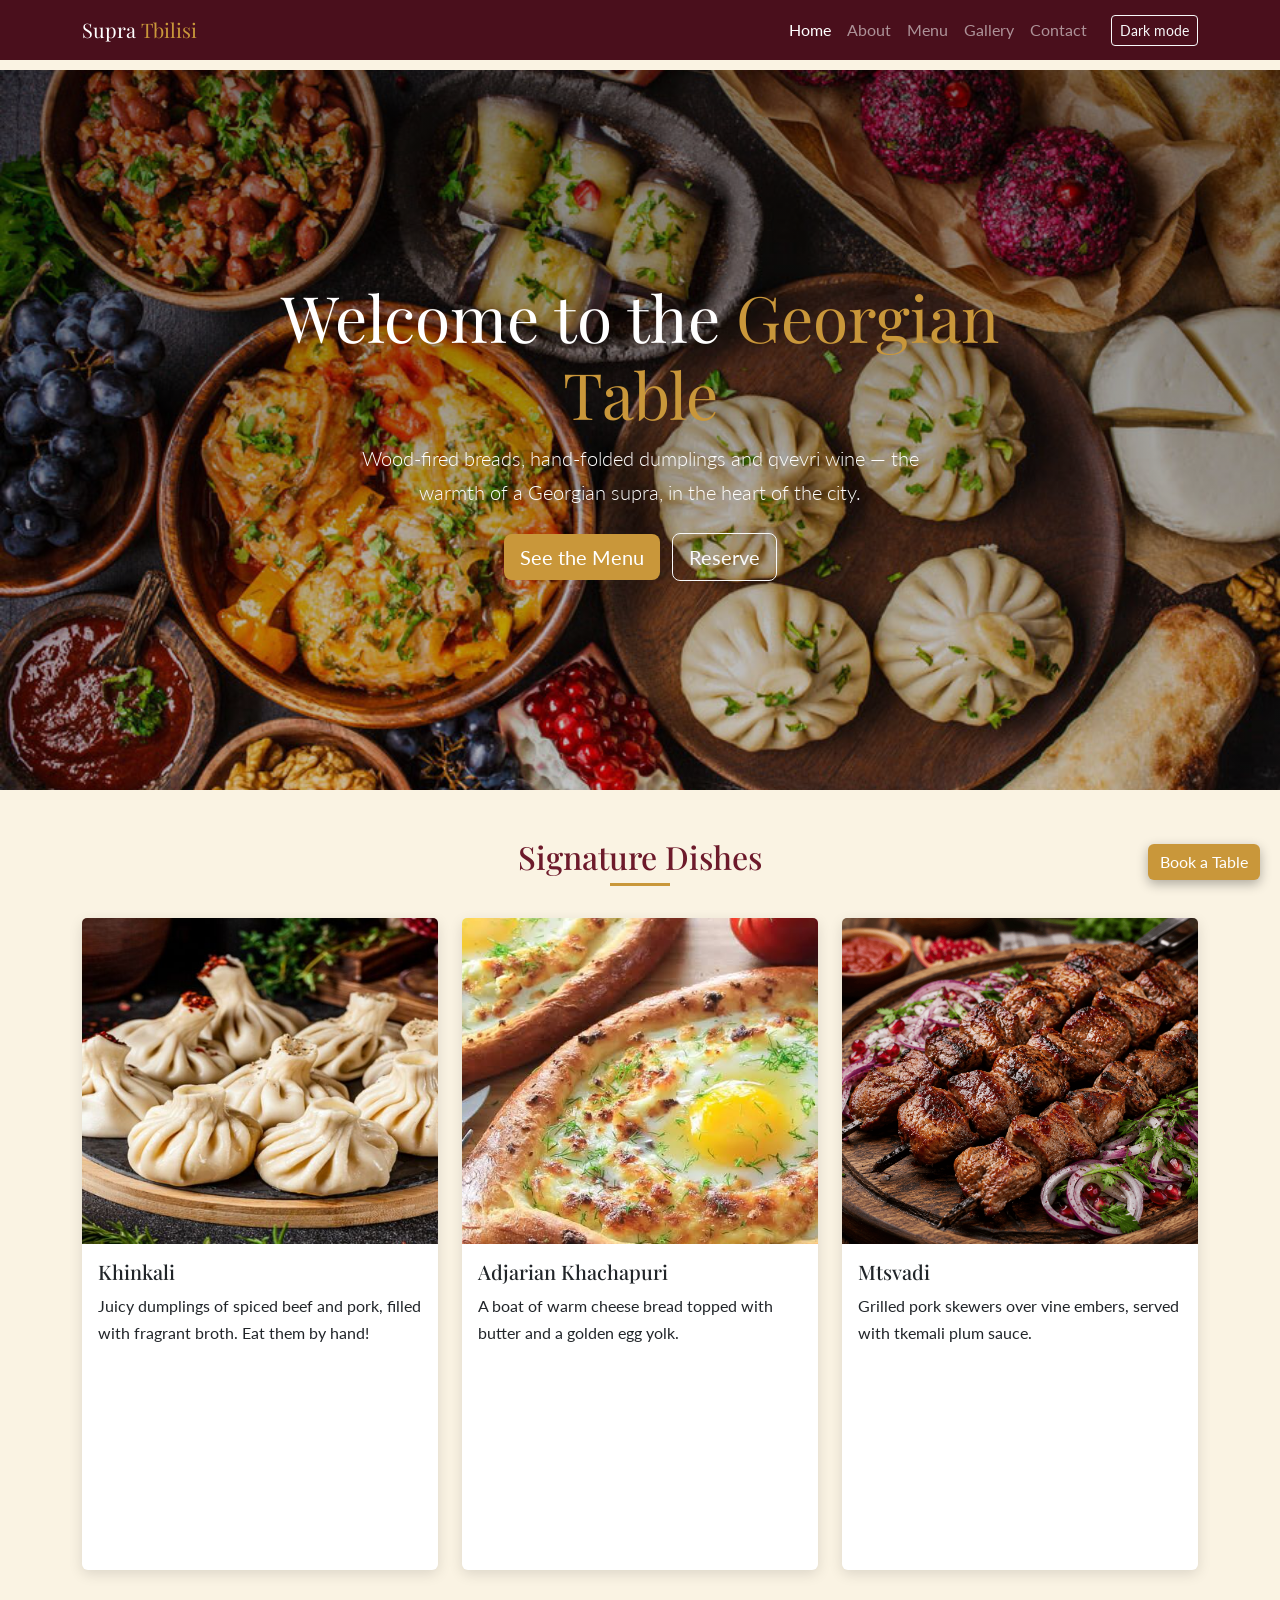
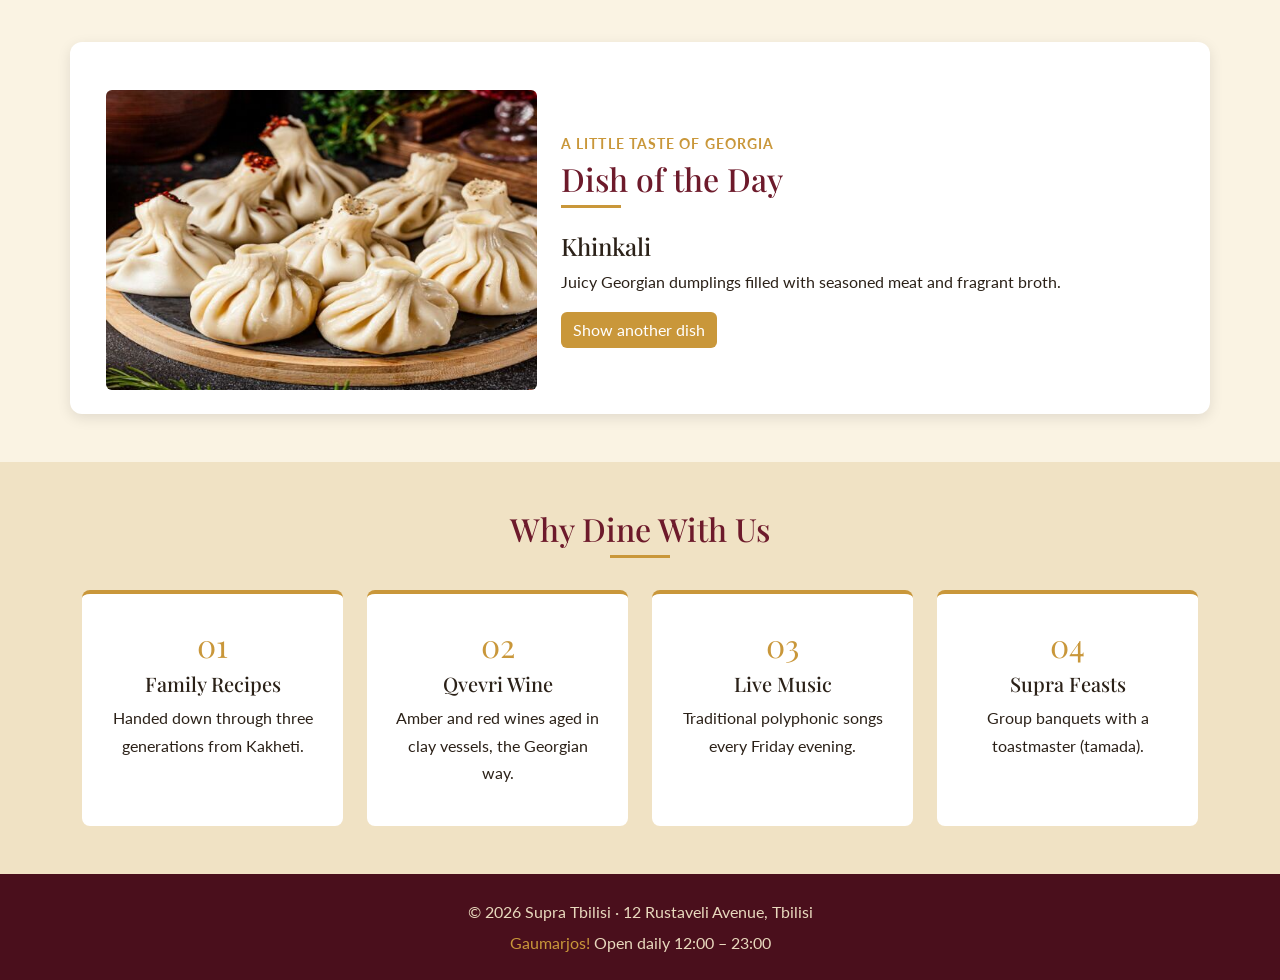
<file: index.html>
<!DOCTYPE html>
<html lang="en">
<head>
  <meta charset="UTF-8">
  <meta name="viewport" content="width=device-width, initial-scale=1">
  <meta name="description" content="Supra Tbilisi - authentic Georgian restaurant">
  <title>Home</title>
  <link href="https://cdn.jsdelivr.net/npm/bootstrap@5.3.3/dist/css/bootstrap.min.css" rel="stylesheet">
  <link href="https://fonts.googleapis.com/css2?family=Playfair+Display:wght@600;700&family=Lato:wght@400;700&display=swap" rel="stylesheet">
  <link href="css/style.css" rel="stylesheet">
</head>
<body>
  <header id="top-header">
    <nav class="navbar navbar-expand-lg navbar-dark">
      <div class="container">
        <a class="navbar-brand" href="index.html">Supra <span class="brand-accent">Tbilisi</span></a>
        <button class="navbar-toggler" type="button" data-bs-toggle="collapse" data-bs-target="#mainNav" aria-controls="mainNav" aria-expanded="false" aria-label="Toggle navigation">
          <span class="navbar-toggler-icon"></span>
        </button>
        <div class="collapse navbar-collapse" id="mainNav">
          <ul class="navbar-nav ms-auto">
          <li class="nav-item"><a class="nav-link active" href="index.html">Home</a></li>
          <li class="nav-item"><a class="nav-link" href="about.html">About</a></li>
          <li class="nav-item"><a class="nav-link" href="menu.html">Menu</a></li>
          <li class="nav-item"><a class="nav-link" href="gallery.html">Gallery</a></li>
          <li class="nav-item"><a class="nav-link" href="contact.html">Contact</a></li>
          </ul>
          <button type="button" id="theme-toggle" class="btn btn-sm btn-outline-light theme-toggle ms-lg-3" aria-label="Switch to dark mode">Dark mode</button>
        </div>
      </div>
    </nav>
  </header>

  <main>
    <section id="hero" class="text-center text-white">

      <div class="hero-overlay">
        <h1 class="display-3">Welcome to the <span class="brand-accent">Georgian Table</span></h1>
        <p class="lead mx-auto">Wood-fired breads, hand-folded dumplings and qvevri wine &mdash; the warmth of a Georgian supra, in the heart of the city.</p>
        <a href="menu.html" class="btn btn-gold btn-lg me-2">See the Menu</a>
        <a href="contact.html" class="btn btn-outline-light btn-lg">Reserve</a>
      </div>
    </section>

    <section class="container py-5">
      <h2 class="section-title text-center mb-4">Signature Dishes</h2>
      <div class="row g-4">
        <div class="col-12 col-md-4">
          <article class="card dish-card h-100">
            <img src="images/khinkalimid.jpg" class="card-img-top object-fit-cover h-50" alt="Khinkali">
            <div class="card-body">
              <h3 class="h5">Khinkali</h3>
              <p class="mb-0">Juicy dumplings of spiced beef and pork, filled with fragrant broth. Eat them by hand!</p>
            </div>
          </article>
        </div>
        <div class="col-12 col-md-4">
          <article class="card dish-card h-100">
            <img src="images/khachapurimid.jpg" class="card-img-top object-fit-cover h-50" alt="Adjarian Khachapuri">
            <div class="card-body">
              <h3 class="h5">Adjarian Khachapuri</h3>
              <p class="mb-0">A boat of warm cheese bread topped with butter and a golden egg yolk.</p>
            </div>
          </article>
        </div>
        <div class="col-12 col-md-4">
          <article class="card dish-card h-100">
            <img src="images/mtsvadimid.png" class="card-img-top object-fit-cover h-50" alt="Mtsvadi">
            <div class="card-body">
              <h3 class="h5">Mtsvadi</h3>
              <p class="mb-0">Grilled pork skewers over vine embers, served with tkemali plum sauce.</p>
            </div>
          </article>
        </div>
      </div>
    </section>

    <section id="daily-special" class="container py-5">
      <div class="row align-items-center g-4 daily-special-card">
        <div class="col-12 col-md-5">
          <img id="special-image" src="images/khinkalimid.jpg" class="img-fluid rounded" alt="Khinkali, today's special">
        </div>
        <div class="col-12 col-md-7">
          <p class="special-kicker mb-1">A little taste of Georgia</p>
          <h2 class="section-title">Dish of the Day</h2>
          <h3 id="special-name" class="h4 mt-3">Khinkali</h3>
          <p id="special-description" aria-live="polite">Juicy Georgian dumplings filled with seasoned meat and fragrant broth.</p>
          <button type="button" id="next-special" class="btn btn-gold">Show another dish</button>
        </div>
      </div>
    </section>

    <section class="features-band py-5">
      <div class="container">
        <h2 class="section-title text-center mb-4">Why Dine With Us</h2>
        <div class="features-grid">
          <div class="feature"><span class="feature-num">01</span><h3 class="h5">Family Recipes</h3><p>Handed down through three generations from Kakheti.</p></div>
          <div class="feature"><span class="feature-num">02</span><h3 class="h5">Qvevri Wine</h3><p>Amber and red wines aged in clay vessels, the Georgian way.</p></div>
          <div class="feature"><span class="feature-num">03</span><h3 class="h5">Live Music</h3><p>Traditional polyphonic songs every Friday evening.</p></div>
          <div class="feature"><span class="feature-num">04</span><h3 class="h5">Supra Feasts</h3><p>Group banquets with a toastmaster (tamada).</p></div>
        </div>
      </div>
    </section>
  </main>

  <footer id="site-footer" class="text-center py-4">
    <div class="container">
      <p class="mb-1">&copy; 2026 Supra Tbilisi &middot; 12 Rustaveli Avenue, Tbilisi</p>
      <p class="mb-0"><span class="brand-accent">Gaumarjos!</span> Open daily 12:00 &ndash; 23:00</p>
    </div>
  </footer>

  <a href="contact.html" class="book-fab btn btn-gold">Book a Table</a>
  <script src="js/main.js" defer></script>
  <script src="https://code.jquery.com/jquery-3.7.1.min.js"></script>
  <script src="https://cdn.jsdelivr.net/npm/bootstrap@5.3.3/dist/js/bootstrap.bundle.min.js"></script>
</body>
</html>
</file>
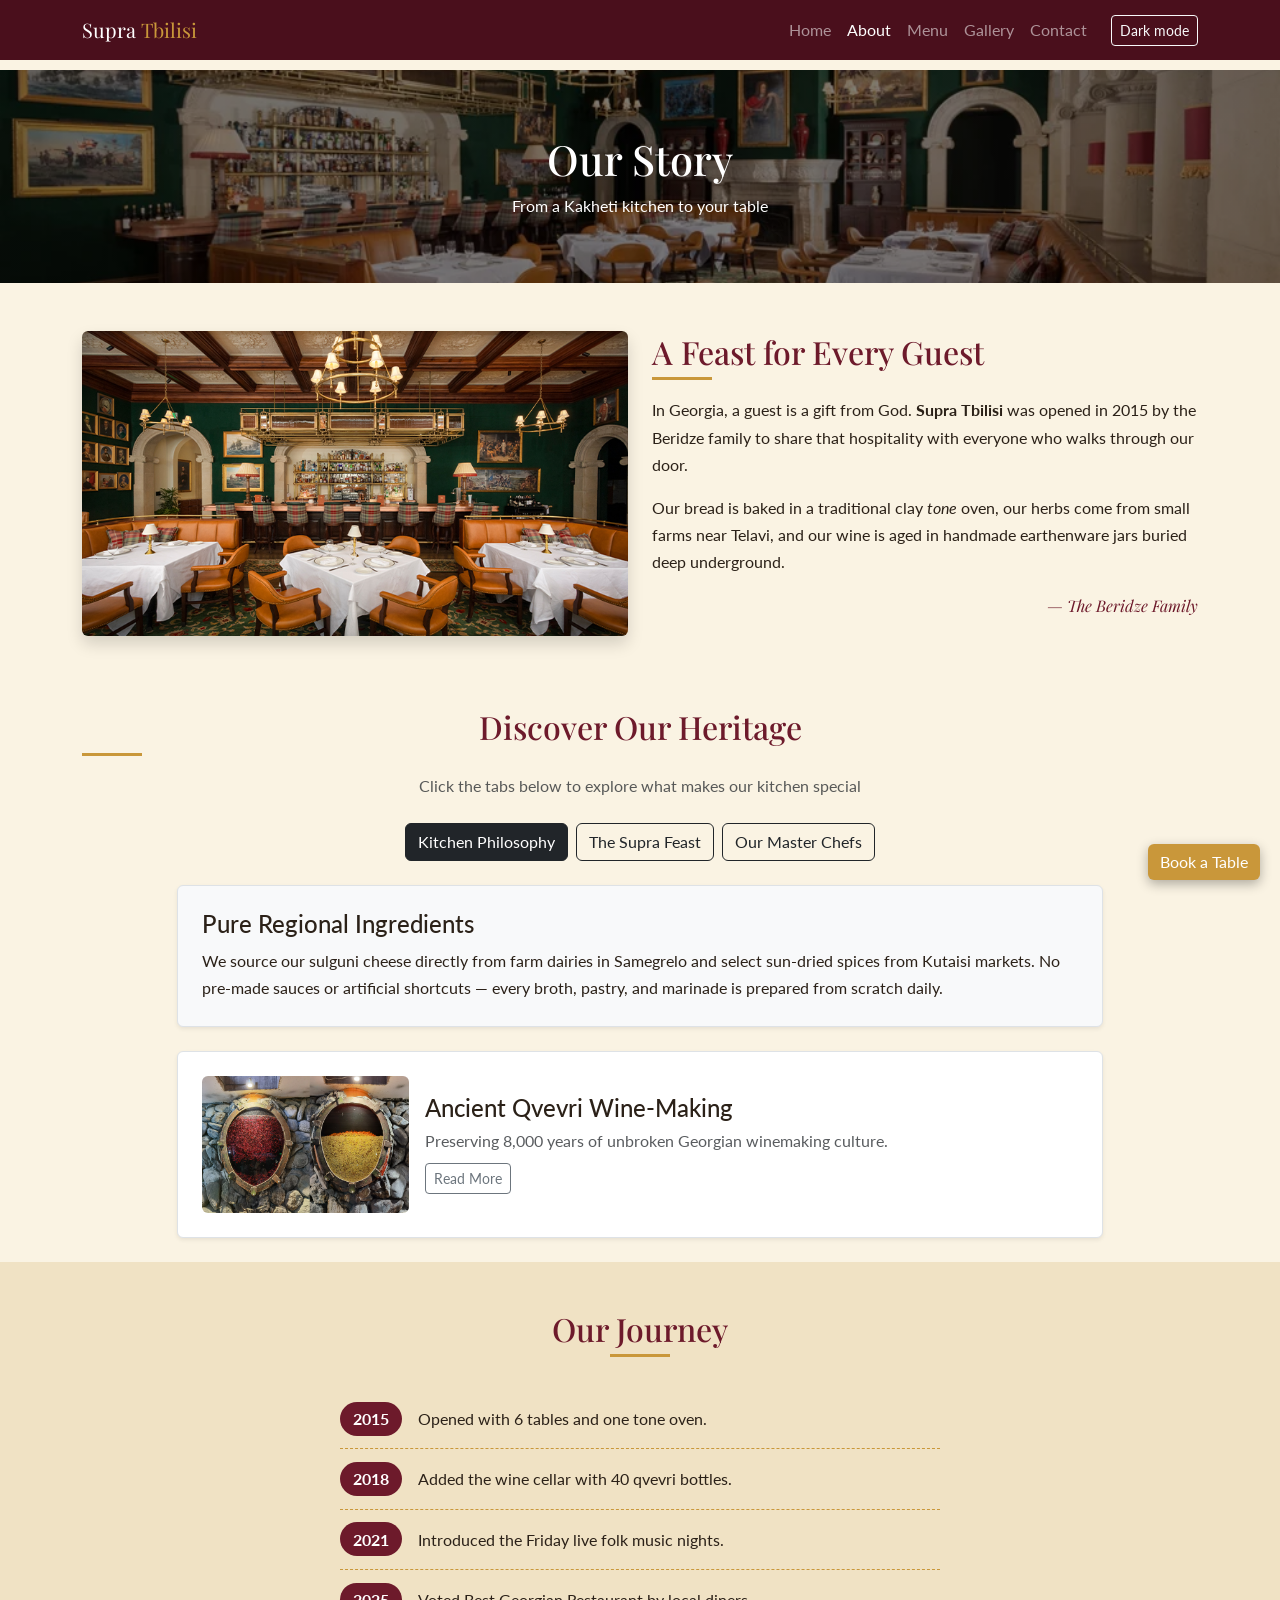
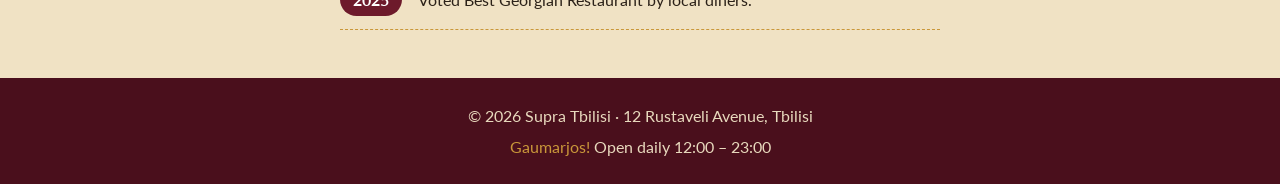
<file: about.html>
<!DOCTYPE html>
<html lang="en">
<head>
  <meta charset="UTF-8">
  <meta name="viewport" content="width=device-width, initial-scale=1">
  <meta name="description" content="Supra Tbilisi - authentic Georgian restaurant">
  <title>About Us | Supra Tbilisi</title>
  <link href="https://cdn.jsdelivr.net/npm/bootstrap@5.3.3/dist/css/bootstrap.min.css" rel="stylesheet">
  <link href="https://fonts.googleapis.com/css2?family=Playfair+Display:wght@600;700&family=Lato:wght@400;700&display=swap" rel="stylesheet">
  <link href="css/style.css" rel="stylesheet">
  <script src="https://code.jquery.com/jquery-3.7.1.min.js"></script>
  <script src="js/jquery-features.js"></script>
  <script src="js/main.js"></script>
  <script src="https://cdn.jsdelivr.net/npm/bootstrap@5.3.3/dist/js/bootstrap.bundle.min.js"></script>
</head>
<body>
  <header id="top-header">
    <nav class="navbar navbar-expand-lg navbar-dark">
      <div class="container">
        <a class="navbar-brand" href="index.html">Supra <span class="brand-accent">Tbilisi</span></a>
        <button class="navbar-toggler" type="button" data-bs-toggle="collapse" data-bs-target="#mainNav" aria-controls="mainNav" aria-expanded="false" aria-label="Toggle navigation">
          <span class="navbar-toggler-icon"></span>
        </button>
        <div class="collapse navbar-collapse" id="mainNav">
          <ul class="navbar-nav ms-auto">
            <li class="nav-item"><a class="nav-link" href="index.html">Home</a></li>
            <li class="nav-item"><a class="nav-link active" href="about.html">About</a></li>
            <li class="nav-item"><a class="nav-link" href="menu.html">Menu</a></li>
            <li class="nav-item"><a class="nav-link" href="gallery.html">Gallery</a></li>
            <li class="nav-item"><a class="nav-link" href="contact.html">Contact</a></li>
          </ul>
          <button type="button" id="theme-toggle" class="btn btn-sm btn-outline-light theme-toggle ms-lg-3" aria-label="Switch to dark mode">Dark mode</button>
        </div>
      </div>
    </nav>
  </header>

  <main>

    <section class="page-banner text-center text-white">
      <h1>Our Story</h1>
      <p class="mb-0">From a Kakheti kitchen to your table</p>
    </section>


    <section class="container py-5">
      <div class="row align-items-center g-4">
        <div class="col-12 col-lg-6">
          <img src="images/dininghallmid.jpg" class="img-fluid rounded shadow" alt="Dining hall of Supra Tbilisi">
        </div>
        <div class="col-12 col-lg-6">
          <h2 class="section-title">A Feast for Every Guest</h2>
          <p>In Georgia, a guest is a gift from God. <strong>Supra Tbilisi</strong> was opened in 2015 by the Beridze family to share that hospitality with everyone who walks through our door.</p>
          <p>Our bread is baked in a traditional clay <em>tone</em> oven, our herbs come from small farms near Telavi, and our wine is aged in handmade earthenware jars buried deep underground.</p>
          <p class="text-end"><span class="signature">&mdash; The Beridze Family</span></p>
        </div>
      </div>
    </section>

    <section class="container py-4">
      <div class="text-center mb-4">
        <h2 class="section-title">Discover Our Heritage</h2>
        <p class="text-muted">Click the tabs below to explore what makes our kitchen special</p>
      </div>

      <div class="d-flex justify-content-center gap-2 mb-4">
        <button class="btn btn-dark tab-btn" data-target="tab-philosophy">Kitchen Philosophy</button>
        <button class="btn btn-outline-dark tab-btn" data-target="tab-traditions">The Supra Feast</button>
        <button class="btn btn-outline-dark tab-btn" data-target="tab-chefs">Our Master Chefs</button>
      </div>

      <div class="row justify-content-center">
        <div class="col-lg-10">
          <div id="tab-philosophy" class="tab-content-box p-4 border rounded shadow-sm bg-light">
            <h4 class="mb-2">Pure Regional Ingredients</h4>
            <p class="mb-0">We source our sulguni cheese directly from farm dairies in Samegrelo and select sun-dried spices from Kutaisi markets. No pre-made sauces or artificial shortcuts — every broth, pastry, and marinade is prepared from scratch daily.</p>
          </div>

          <div id="tab-traditions" class="tab-content-box p-4 border rounded shadow-sm bg-light" style="display: none;">
            <h4 class="mb-2">The Art of the Tamada</h4>
            <p class="mb-0">A true Georgian meal is never rushed. A traditional Supra is guided by the Tamada, who delivers heartfelt toasts uniting generations, friends, and travelers around shared plates of warmth and music.</p>
          </div>

          <div id="tab-chefs" class="tab-content-box p-4 border rounded shadow-sm bg-light" style="display: none;">
            <h4 class="mb-2">Decades of Culinary Mastery</h4>
            <p class="mb-0">Our culinary team is led by Chef Giorgi, bringing over 20 years of experience in regional Georgian cooking. From precisely folding 19 pleats on each Khinkali to searing Mtsvadi over grapevine embers, authenticity is our craft.</p>
          </div>
        </div>
      </div>

      <div class="row justify-content-center mt-4">
        <div class="col-lg-10">
          <div class="p-4 border rounded shadow-sm bg-white">
            <div class="row align-items-center g-3">
              <div class="col-md-3 text-center">
                <img src="images/qvevrimid.jpg" class="img-fluid rounded" alt="Georgian Qvevri Vessel" style="max-height: 140px; object-fit: cover;">
              </div>
              <div class="col-md-9">
                <h4 class="mb-1">Ancient Qvevri Wine-Making</h4>
                <p class="text-muted mb-2">Preserving 8,000 years of unbroken Georgian winemaking culture.</p>
                <button id="toggle-qvevri-btn" class="btn btn-sm btn-outline-secondary">Read More</button>
                <div id="qvevri-more-text" class="mt-3 text-muted" style="display: none;">
                  <p class="mb-0">Georgian traditional Qvevri winemaking is recognized by UNESCO as Intangible Cultural Heritage. The wine ferments and matures naturally inside large egg-shaped clay jars buried underground, yielding its signature amber tone and earthy complexity.</p>
                </div>
              </div>
            </div>
          </div>
        </div>
      </div>
    </section>

  
    <section class="features-band py-5">
      <div class="container">
        <h2 class="section-title text-center mb-4">Our Journey</h2>
        <ol class="timeline">
          <li><span class="year">2015</span> Opened with 6 tables and one tone oven.</li>
          <li><span class="year">2018</span> Added the wine cellar with 40 qvevri bottles.</li>
          <li><span class="year">2021</span> Introduced the Friday live folk music nights.</li>
          <li><span class="year">2025</span> Voted Best Georgian Restaurant by local diners.</li>
        </ol>
      </div>
    </section>
  </main>

  <footer id="site-footer" class="text-center py-4">
    <div class="container">
      <p class="mb-1">&copy; 2026 Supra Tbilisi &middot; 12 Rustaveli Avenue, Tbilisi</p>
      <p class="mb-0"><span class="brand-accent">Gaumarjos!</span> Open daily 12:00 &ndash; 23:00</p>
    </div>
  </footer>

  <a href="contact.html" class="book-fab btn btn-gold">Book a Table</a>

</body>
</html>
</file>
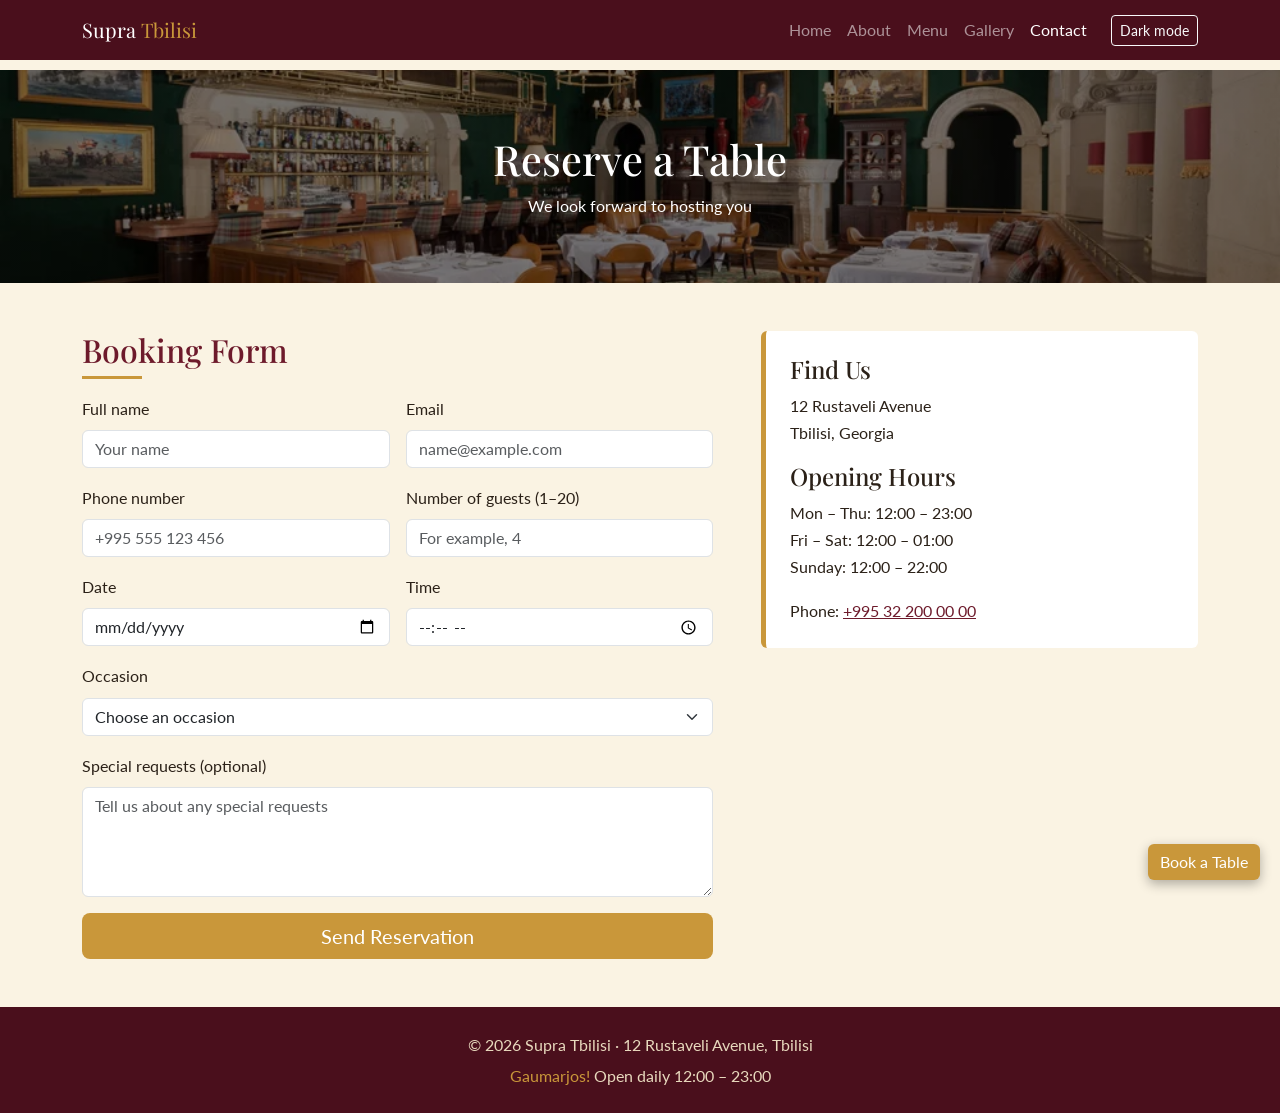
<file: contact.html>
<!DOCTYPE html>
<html lang="en">
<head>
  <meta charset="UTF-8">
  <meta name="viewport" content="width=device-width, initial-scale=1">
  <meta name="description" content="Supra Tbilisi - authentic Georgian restaurant">
  <title>Contact</title>
  <link href="https://cdn.jsdelivr.net/npm/bootstrap@5.3.3/dist/css/bootstrap.min.css" rel="stylesheet">
  <link href="https://fonts.googleapis.com/css2?family=Playfair+Display:wght@600;700&family=Lato:wght@400;700&display=swap" rel="stylesheet">
  <link href="css/style.css" rel="stylesheet">
</head>
<body>
  <header id="top-header">
    <nav class="navbar navbar-expand-lg navbar-dark">
      <div class="container">
        <a class="navbar-brand" href="index.html">Supra <span class="brand-accent">Tbilisi</span></a>
        <button class="navbar-toggler" type="button" data-bs-toggle="collapse" data-bs-target="#mainNav" aria-controls="mainNav" aria-expanded="false" aria-label="Toggle navigation">
          <span class="navbar-toggler-icon"></span>
        </button>
        <div class="collapse navbar-collapse" id="mainNav">
          <ul class="navbar-nav ms-auto">
          <li class="nav-item"><a class="nav-link" href="index.html">Home</a></li>
          <li class="nav-item"><a class="nav-link" href="about.html">About</a></li>
          <li class="nav-item"><a class="nav-link" href="menu.html">Menu</a></li>
          <li class="nav-item"><a class="nav-link" href="gallery.html">Gallery</a></li>
          <li class="nav-item"><a class="nav-link active" href="contact.html">Contact</a></li>
          </ul>
          <button type="button" id="theme-toggle" class="btn btn-sm btn-outline-light theme-toggle ms-lg-3" aria-label="Switch to dark mode">Dark mode</button>
        </div>
      </div>
    </nav>
  </header>

  <main>
    <section class="page-banner text-center text-white">
      <h1>Reserve a Table</h1>
      <p class="mb-0">We look forward to hosting you</p>
    </section>

    <section class="container py-5">
      <div class="row g-5">
        <div class="col-12 col-lg-7">
          <h2 class="section-title">Booking Form</h2>
          <form id="booking-form" action="#" method="post" novalidate>
            <div class="row g-3">
              <div class="col-12 col-md-6">
                <label for="name" class="form-label">Full name</label>
                <input type="text" class="form-control" id="name" name="name" data-validate="true" autocomplete="name" placeholder="Your name">
              </div>
              <div class="col-12 col-md-6">
                <label for="email" class="form-label">Email</label>
                <input type="email" class="form-control" id="email" name="email" data-validate="true" autocomplete="email" placeholder="name@example.com">
              </div>
              <div class="col-12 col-md-6">
                <label for="phone" class="form-label">Phone number</label>
                <input type="tel" class="form-control" id="phone" name="phone" data-validate="true" autocomplete="tel" placeholder="+995 555 123 456">
              </div>
              <div class="col-12 col-md-6">
                <label for="guests" class="form-label">Number of guests (1–20)</label>
                <input type="number" class="form-control" id="guests" name="guests" data-validate="true" min="1" max="20" step="1" inputmode="numeric" placeholder="For example, 4">
              </div>
              <div class="col-12 col-md-6">
                <label for="date" class="form-label">Date</label>
                <input type="date" class="form-control" id="date" name="date" data-validate="true">
              </div>
              <div class="col-12 col-md-6">
                <label for="time" class="form-label">Time</label>
                <input type="time" class="form-control" id="time" name="time" data-validate="true">
              </div>
              <div class="col-12">
                <label for="occasion" class="form-label">Occasion</label>
                <select class="form-select" id="occasion" name="occasion" data-validate="true">
                  <option value="">Choose an occasion</option>
                  <option value="Family dinner">Family dinner</option>
                  <option value="Birthday">Birthday</option>
                  <option value="Business meeting">Business meeting</option>
                  <option value="Special celebration">Special celebration</option>
                  <option value="Other">Other</option>
                </select>
              </div>
              <div class="col-12">
                <label for="message" class="form-label">Special requests (optional)</label>
                <textarea class="form-control" id="message" name="message" rows="4" placeholder="Tell us about any special requests"></textarea>
              </div>
              <div class="col-12">
                <button type="submit" class="btn btn-gold btn-lg w-100">Send Reservation</button>
              </div>
            </div>
            <div id="booking-success" class="success-message d-none mt-3" role="status" aria-live="polite"></div>
          </form>
        </div>

        <aside class="col-12 col-lg-5">
          <div id="info-box">
            <h2 class="h4">Find Us</h2>
            <address class="mb-3">12 Rustaveli Avenue<br>Tbilisi, Georgia</address>
            <h2 class="h4">Opening Hours</h2>
            <ul class="list-unstyled">
              <li>Mon &ndash; Thu: 12:00 &ndash; 23:00</li>
              <li>Fri &ndash; Sat: 12:00 &ndash; 01:00</li>
              <li>Sunday: 12:00 &ndash; 22:00</li>
            </ul>
            <p class="mb-0">Phone: <a href="tel:+995322000000">+995 32 200 00 00</a></p>
          </div>
        </aside>
      </div>
    </section>
  </main>

  <footer id="site-footer" class="text-center py-4">
    <div class="container">
      <p class="mb-1">&copy; 2026 Supra Tbilisi &middot; 12 Rustaveli Avenue, Tbilisi</p>
      <p class="mb-0"><span class="brand-accent">Gaumarjos!</span> Open daily 12:00 &ndash; 23:00</p>
    </div>
  </footer>

  <a href="contact.html" class="book-fab btn btn-gold">Book a Table</a>

  <script src="https://code.jquery.com/jquery-3.7.1.min.js"></script>
  <script src="https://cdn.jsdelivr.net/npm/bootstrap@5.3.3/dist/js/bootstrap.bundle.min.js"></script>
  <script src="js/main.js" defer></script>
  <script src="js/validation.js" defer></script>
</body>
</html>
</file>
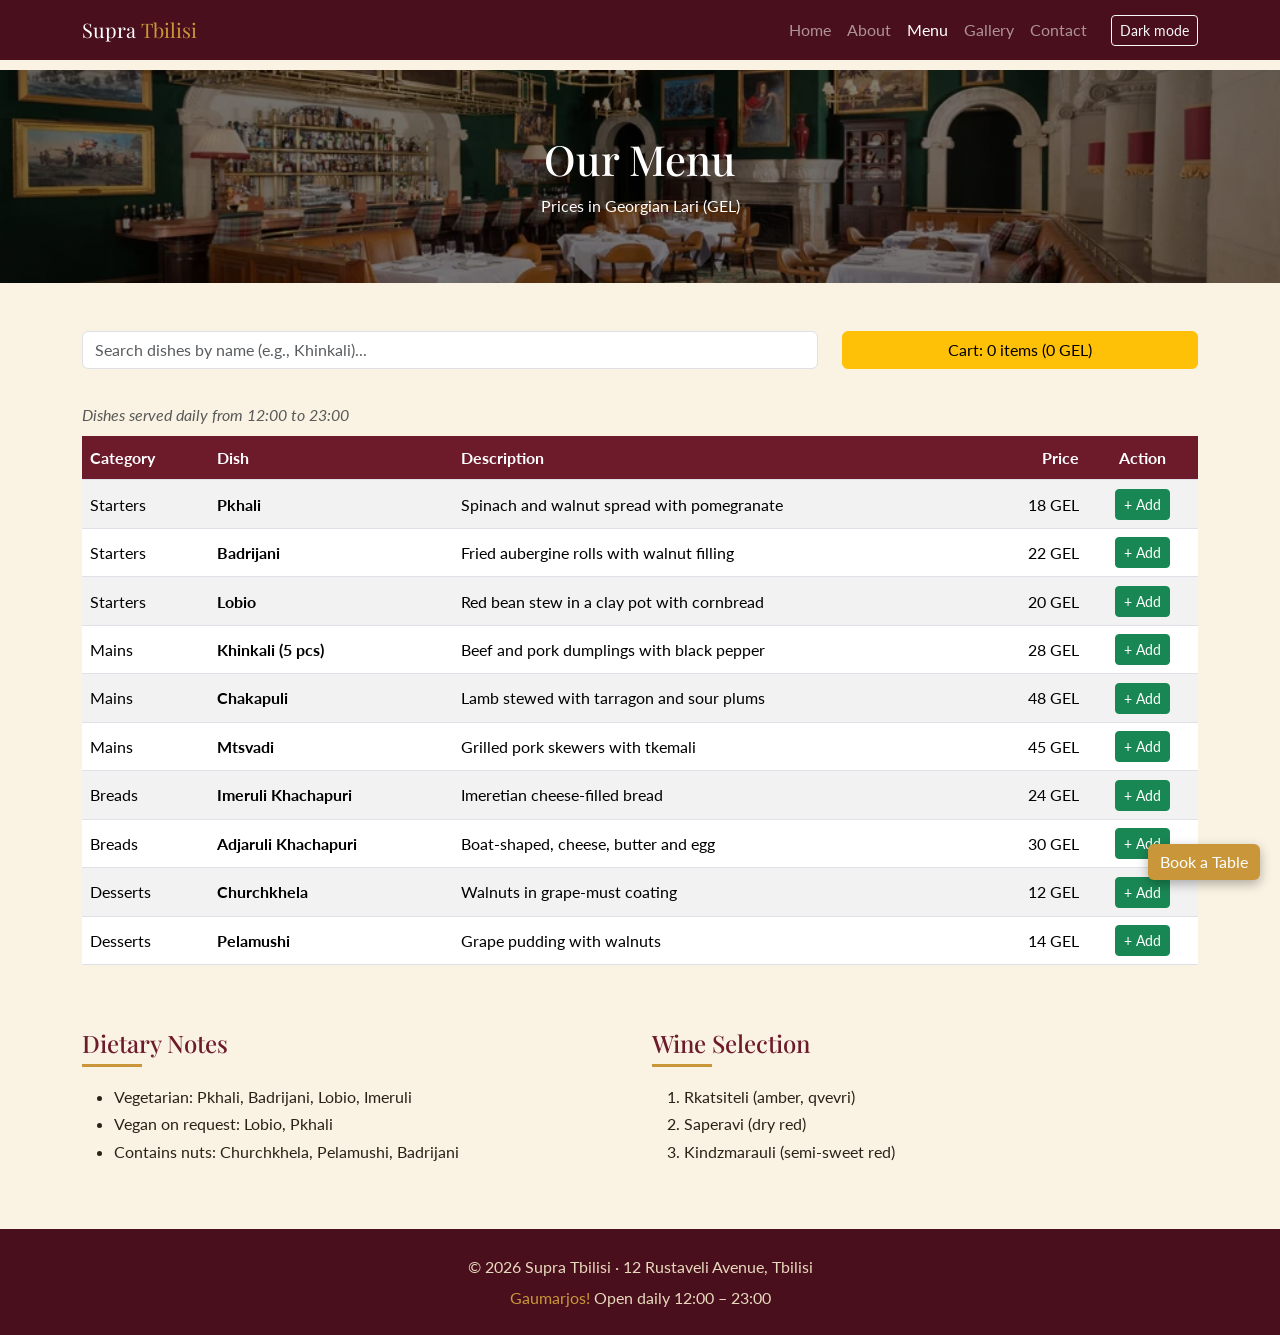
<file: menu.html>
<!DOCTYPE html>
<html lang="en">
<head>
  <meta charset="UTF-8">
  <meta name="viewport" content="width=device-width, initial-scale=1">
  <meta name="description" content="Supra Tbilisi - authentic Georgian restaurant">
  <title>Menu</title>
  <link href="https://cdn.jsdelivr.net/npm/bootstrap@5.3.3/dist/css/bootstrap.min.css" rel="stylesheet">
  <link href="https://fonts.googleapis.com/css2?family=Playfair+Display:wght@600;700&family=Lato:wght@400;700&display=swap" rel="stylesheet">
  <link href="css/style.css" rel="stylesheet">
</head>
<body>
  <header id="top-header">
    <nav class="navbar navbar-expand-lg navbar-dark">
      <div class="container">
        <a class="navbar-brand" href="index.html">Supra <span class="brand-accent">Tbilisi</span></a>
        <button class="navbar-toggler" type="button" data-bs-toggle="collapse" data-bs-target="#mainNav" aria-controls="mainNav" aria-expanded="false" aria-label="Toggle navigation">
          <span class="navbar-toggler-icon"></span>
        </button>
        <div class="collapse navbar-collapse" id="mainNav">
          <ul class="navbar-nav ms-auto">
          <li class="nav-item"><a class="nav-link" href="index.html">Home</a></li>
          <li class="nav-item"><a class="nav-link" href="about.html">About</a></li>
          <li class="nav-item"><a class="nav-link active" href="menu.html">Menu</a></li>
          <li class="nav-item"><a class="nav-link" href="gallery.html">Gallery</a></li>
          <li class="nav-item"><a class="nav-link" href="contact.html">Contact</a></li>
          </ul>
          <button type="button" id="theme-toggle" class="btn btn-sm btn-outline-light theme-toggle ms-lg-3" aria-label="Switch to dark mode">Dark mode</button>
        </div>
      </div>
    </nav>
  </header>

  <main>
    <section class="page-banner text-center text-white">
      <h1>Our Menu</h1>
      <p class="mb-0">Prices in Georgian Lari (GEL)</p>
    </section>

    <section class="container py-5">
      <div class="row mb-4 align-items-center">
        <div class="col-md-8">
          <input type="text" id="searchInput" class="form-control" placeholder="Search dishes by name (e.g., Khinkali)...">
        </div>
        <div class="col-md-4 text-end">
          <button id="cartBtn" class="btn btn-warning w-100">
            Cart: <span id="cartCount">0</span> items (<span id="cartTotal">0</span> GEL)
          </button>
        </div>
      </div>

      <div class="table-responsive">
        <table class="table table-striped table-hover menu-table align-middle">
          <caption>Dishes served daily from 12:00 to 23:00</caption>
          <thead>
          <tr>
            <th scope="col">Category</th>
            <th scope="col">Dish</th>
            <th scope="col">Description</th>
            <th scope="col" class="text-end">Price</th>
            <th scope="col" class="text-center">Action</th>
          </tr>
          </thead>
          <tbody id="menu-container">
          </tbody>
        </table>
      </div>

      <div class="row g-4 mt-4">
        <div class="col-12 col-md-6">
          <h2 class="h4 section-title">Dietary Notes</h2>
          <ul>
            <li>Vegetarian: Pkhali, Badrijani, Lobio, Imeruli</li>
            <li>Vegan on request: Lobio, Pkhali</li>
            <li>Contains nuts: Churchkhela, Pelamushi, Badrijani</li>
          </ul>
        </div>
        <div class="col-12 col-md-6">
          <h2 class="h4 section-title">Wine Selection</h2>
          <ol>
            <li>Rkatsiteli (amber, qvevri)</li>
            <li>Saperavi (dry red)</li>
            <li>Kindzmarauli (semi-sweet red)</li>
          </ol>
        </div>
      </div>
    </section>
  </main>

  <footer id="site-footer" class="text-center py-4">
    <div class="container">
      <p class="mb-1">&copy; 2026 Supra Tbilisi &middot; 12 Rustaveli Avenue, Tbilisi</p>
      <p class="mb-0"><span class="brand-accent">Gaumarjos!</span> Open daily 12:00 &ndash; 23:00</p>
    </div>
  </footer>

  <a href="contact.html" class="book-fab btn btn-gold">Book a Table</a>

  <script src="https://code.jquery.com/jquery-3.7.1.min.js"></script>
  <script src="https://cdn.jsdelivr.net/npm/bootstrap@5.3.3/dist/js/bootstrap.bundle.min.js"></script>
  <script src="js/menu.js" defer></script>
  <script src="js/main.js" defer></script>
</body>
</html>
</file>
<file: css/style.css>
* {
  box-sizing: border-box;
}

:root {
  --wine: #6d1a2b;
  --wine-dark: #4a0f1c;
  --gold: #c9973a;
  --cream: #faf3e3;
  --ink: #2b2118;
  --surface-color: #fff;
}

body {
  font-family: "Lato", sans-serif;
  background-color: var(--cream);
  color: var(--ink);
  line-height: 1.7;
}
h1, h2, h3, .navbar-brand { font-family: "Playfair Display", serif; }
a { color: var(--wine); }

#top-header {
  position: fixed;
  top: 0;
  width: 100%;
  z-index: 1000;
  background-color: var(--wine-dark);
}
main { padding-top: 70px; }

.book-fab {
  position: fixed;
  right: 20px;
  bottom: 20px;
  z-index: 999;
  box-shadow: 0 4px 12px rgba(0,0,0,.3);
}

.brand-accent { color: var(--gold); }

.btn-gold {
  background-color: var(--gold);
  color: #fff;
  border: none;
}
.btn-gold:hover {
  background-color: #a87a25;
  color: #fff;
}
.section-title {
  color: var(--wine);
  position: relative;
  padding-bottom: .5rem;
}
.section-title::after {
  content: "";
   display: block;
   width: 60px;
   height: 3px;
   background: var(--gold);
   margin-top: .4rem;
}
.text-center.section-title::after { margin-left: auto; margin-right: auto; }


#hero {
  position: relative;
  min-height: 80vh;
  background-image: linear-gradient(rgba(0, 0, 0, 0.5), rgba(0, 0, 0, 0.2)), url(../images/headergc.jpg);
  background-size: cover;
  background-repeat: no-repeat;
  background-position: center;
  display: flex;
  align-items: center;
  justify-content: center;
}

#hero::before {
  content: "";
  position: absolute;
  inset: 0;
}

.hero-overlay {
  position: relative;
  padding: 2rem;
  max-width: 800px;
}

#hero .lead { max-width: 600px; margin-bottom: 1.5rem; }

.page-banner {
  padding: 4rem 1rem;
  background-image: linear-gradient(rgba(0, 0, 0, 0.5), rgba(0, 0, 0, 0.5)), url(../images/aboutusmid.webp);
  background-repeat: no-repeat;
  background-position: center;
  background-size: cover;
}
.page-banner h1 { font-size: 2.6rem; }



.dish-card { border: none; box-shadow: 0 4px 14px rgba(0,0,0,.12); transition: transform .25s; }
.dish-card:hover { transform: translateY(-6px); }


.features-band { background-color: #f0e2c4; }
.features-grid {
  display: grid;
  grid-template-columns: repeat(4, 1fr);
  gap: 1.5rem;
}
.feature {
  background: #fff;
  padding: 1.5rem;
  border-radius: 8px;
  border-top: 4px solid var(--gold); text-align: center;
}
.feature-num {

  font-family: "Playfair Display", serif;
  font-size: 2rem;
  color: var(--gold);
}



.timeline {
  list-style: none;
  max-width: 600px;
  margin: 0 auto;
  padding: 0;
}

.timeline li {
  display: flex;
  align-items: center;
  gap: 1rem;
  padding: .8rem 0;
  border-bottom: 1px dashed var(--gold);
}
.year {
  background: var(--wine);
  color: #fff;
  padding: .2rem .8rem;
  border-radius: 20px;
  font-weight: 700;
}

.signature { 
font-family: "Playfair Display", serif;
font-style: italic;
color: var(--wine);
}


.menu-table caption {
  caption-side: top;
  font-style: italic;
}
.menu-table thead {
  background-color: var(--wine);
  color: #fff;
}
.menu-table thead th {
  background-color: var(--wine);
  color: #fff;
}

#gallery-grid {
  display: grid;
  grid-template-columns: repeat(3, 1fr);
  gap: 1rem;
}
.gallery-item {
  position: relative;
  margin: 0; overflow: hidden;
  border-radius: 8px;
}
.gallery-item img { width: 100%;
  height: 300px;
  display: block;
  transition: transform .4s;
}
.gallery-item:hover img {
  transform: scale(1.08);
}
.gallery-item figcaption {
  position: absolute;
  bottom: 0; left: 0; right: 0;
  background: rgba(74,15,28,.8); color: #fff; padding: .4rem; text-align: center;
}

#info-box { background: #fff;
  padding: 1.5rem;
  border-left: 5px solid var(--gold);
  border-radius: 6px;
}
#booking-form .form-control:focus,
#booking-form .form-select:focus { border-color: var(--gold); box-shadow: 0 0 0 .2rem rgba(201,151,58,.25); }

/*Dish of the day card and images*/
.daily-special-card {
  padding: 1.5rem;
  background: var(--surface-color, #fff);
  border-radius: 12px;
  box-shadow: 0 4px 14px rgba(0, 0, 0, .10);
}
#special-image {
  width: 100%;
  max-height: 300px;
  object-fit: cover;
}
.special-kicker {
  color: var(--gold);
  font-weight: 700;
  text-transform: uppercase;
  letter-spacing: .08em;
  font-size: .85rem;
}

/*Theme Switcher*/
body[data-theme="dark"] {
  --wine: #e3b85c;
  --wine-dark: #21151b;
  --gold: #d7a94e;
  --cream: #1b1a1d;
  --ink: #f1ece5;
  --surface-color: #29272c;
  color-scheme: dark;
}
body[data-theme="dark"] .features-band { background-color: #242126; }
body[data-theme="dark"] .feature,
body[data-theme="dark"] .dish-card,
body[data-theme="dark"] #info-box,
body[data-theme="dark"] .daily-special-card {
  background-color: var(--surface-color);
  color: var(--ink);
}
body[data-theme="dark"] .form-control,
body[data-theme="dark"] .form-select {
  color: var(--ink);
  background-color: #211f24;
  border-color: #57515a;
}
body[data-theme="dark"] .form-control::placeholder { color: #b9b1ba; }
body[data-theme="dark"] .table {
  --bs-table-color: var(--ink);
  --bs-table-bg: #29272c;
  --bs-table-striped-bg: #333037;
  --bs-table-hover-bg: #3a353d;
  border-color: #514b54;
}
body[data-theme="dark"] .table td,
body[data-theme="dark"] .table th { color: var(--ink); }
body[data-theme="dark"] .success-message {
  color: #c7f0d0;
  background: #193c29;
  border-color: #2e6845;
}
body[data-theme="dark"] .field-error { color: #ff8a80; }
body[data-theme="dark"] a:not(.btn):not(.navbar-brand) { color: #e3b85c; }
body[data-theme="dark"] .timeline li { color: var(--ink); }

body[data-theme="dark"] .tab-content-box,
body[data-theme="dark"] .bg-white,
body[data-theme="dark"] .bg-light,
body[data-theme="dark"] .gallery-card .card {
  background-color: var(--surface-color) !important;
  color: var(--ink) !important;
  border-color: #514b54 !important;
}
body[data-theme="dark"] .text-muted {
  color: #b9b1ba !important;
}


/*Validation*/
.field-error {
  display: block;
  margin-top: .3rem;
  color: #c62828;
  font-size: .875rem;
}
#booking-form .form-control.is-invalid,
#booking-form .form-select.is-invalid {
  border-color: #c62828;
  background-image: none;
}
#booking-form .form-control.is-invalid:focus,
#booking-form .form-select.is-invalid:focus {
  border-color: #c62828;
  box-shadow: 0 0 0 .2rem rgba(198, 40, 40, .15);
}
.success-message {
  padding: 1rem;
  color: #155724;
  background: #d4edda;
  border: 1px solid #b7dfbf;
  border-left: 5px solid #28a745;
  border-radius: 6px;
}

#site-footer { background-color: var(--wine-dark); color: #e8d9bd; }

/*Tablet*/
@media (max-width: 992px) {
  .features-grid { grid-template-columns: repeat(2, 1fr); }
  #gallery-grid { grid-template-columns: repeat(2, 1fr); }
  .page-banner h1 { font-size: 2.2rem; }
}

/*Mobile*/
@media (max-width: 576px) {
  .features-grid, #gallery-grid { grid-template-columns: 1fr; }
  #hero h1 { font-size: 2.2rem; }
  .timeline li { flex-direction: column; align-items: flex-start; gap: .3rem; }
  .book-fab { right: 10px; bottom: 10px; }
}
</file>
